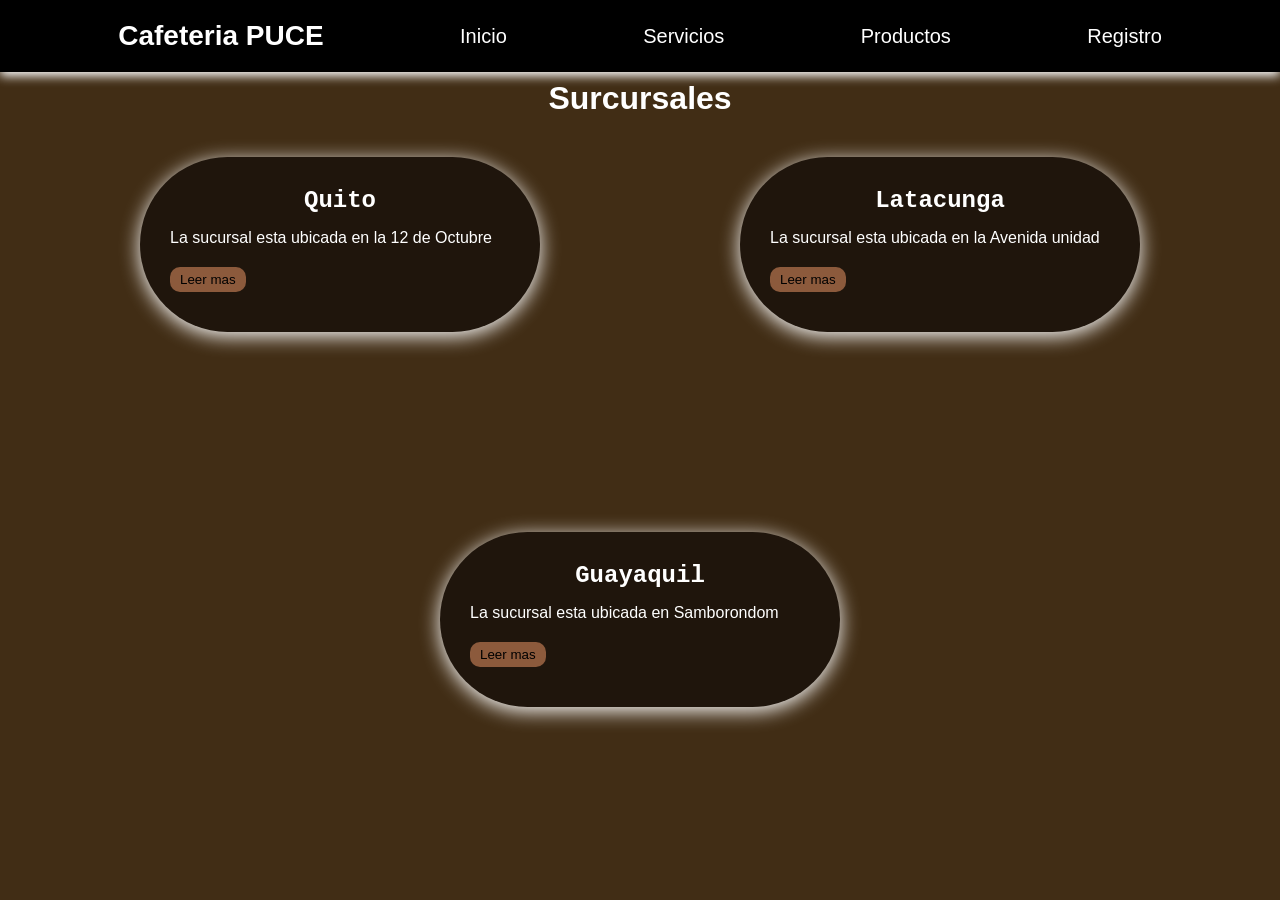
<file: index.html>
<!doctype html>
<html lang="en">
  <head>
    <meta charset="UTF-8" />
    <link rel="icon" type="image/svg+xml" href="/favicon.svg" />
    <meta name="viewport" content="width=device-width, initial-scale=1.0" />

    <link rel="stylesheet" href="./src/css/style.css">
    <title>COFFEE PUCE</title>
    <style>
      h2{
        font-family: 'Courier New', Courier, monospace;
      }
      
    </style>
  </head>
  <body style="background-color: #412D15;">
    <nav class="nav-bar">
        <div class="logo">Cafeteria PUCE</div>
        <a href="">Inicio</a>
        <a href="./src/pages/servicios.html">Servicios</a>
        <a href="./src/pages/productos.html">Productos</a>
        <a href="">Registro</a>
    </nav>
    <h1 id="titulo-principal">Surcursales</h1>
    <div class="contenedor-principal">
      <div class="Targeta">
        <h2 class="Quito">Quito</h2>
        <p>La sucursal esta ubicada en la 12 de Octubre</p>
        <button class="boton-targeta">Leer mas</button>
      </div>

      <div class="Targeta">
        <h2>Latacunga</h2>
        <p>La sucursal esta ubicada en la Avenida unidad</p>
        <button class="boton-targeta">Leer mas</button>
      </div>

      <div class="Targeta">
        <h2>Guayaquil</h2>
        <p>La sucursal esta ubicada en Samborondom</p>
        <button class="boton-targeta">Leer mas</button>
      </div>
  
  </body>
</html>
</file>
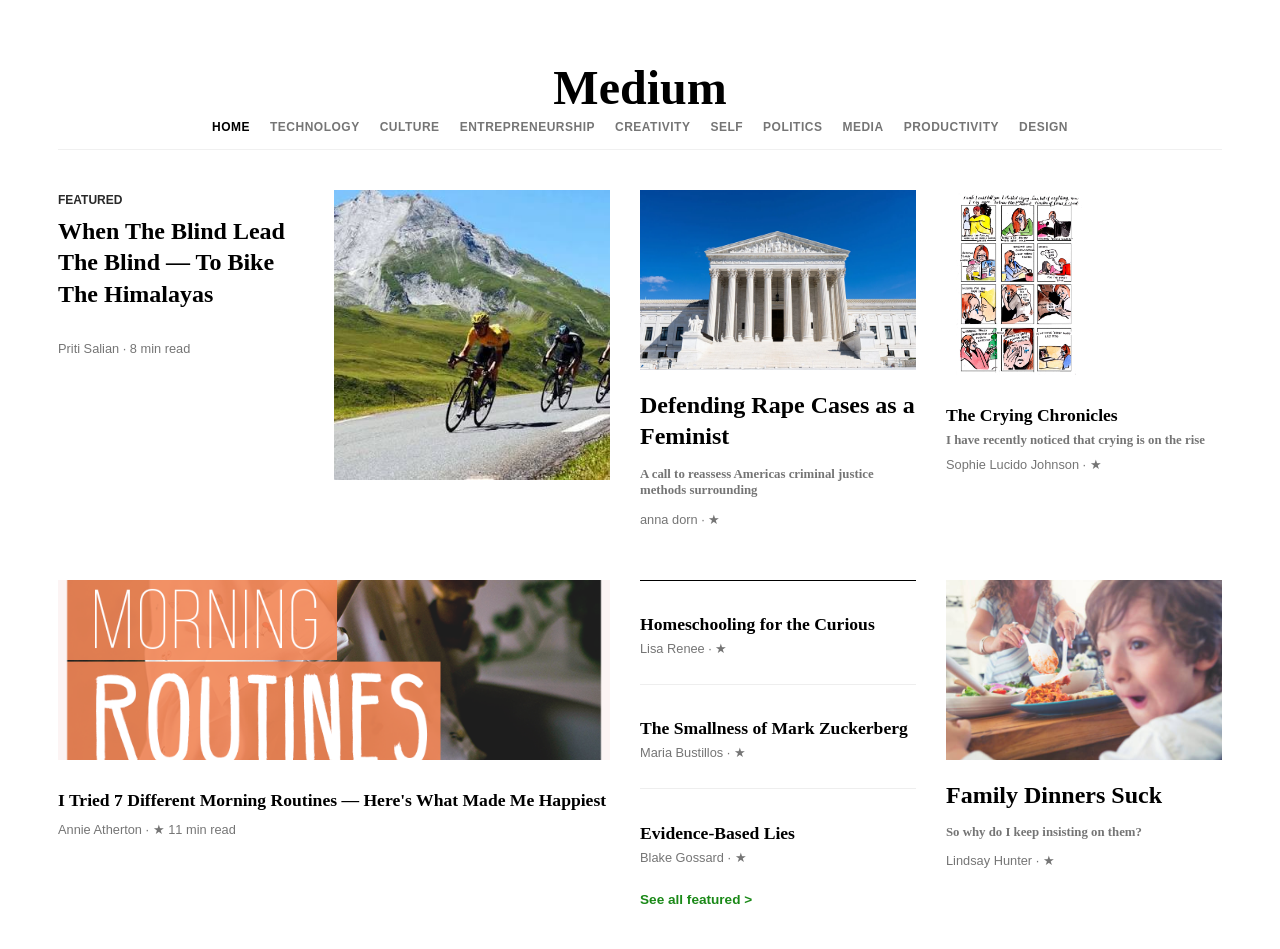
<file: src/pages/productos.html>
<!DOCTYPE html>
<html lang="es">
<head>
    <meta charset="UTF-8">
    <meta name="viewport" content="width=device-width, initial-scale=1.0">
    <link rel="stylesheet" href="../css/productos.css">
    <title>Medium - Productos</title>
</head>
<body>

    <header>
        <h1 class="titulo">Medium</h1>
        
        <nav class="nav-barra">
            <a href="#" style="color: #000000; font-weight: bold;">Home</a>
            <a href="#">TECHNOLOGY</a>
            <a href="#">CULTURE</a>
            <a href="#">ENTREPRENEURSHIP</a>
            <a href="#">CREATIVITY</a>
            <a href="#">SELF</a>
            <a href="#">POLITICS</a>
            <a href="#">MEDIA</a>
            <a href="#">PRODUCTIVITY</a>
            <a href="#">DESIGN</a>
        </nav>
    </header>

    <main class="contenedor-medium">
        
        <article class="caja destacado-principal">
            <div class="texto-destacado">
                <span class="etiqueta">FEATURED</span>
                <h2>When The Blind Lead The Blind — To Bike The Himalayas</h2>
                <br>
                <p class="autor">Priti Salian · 8 min read</p>
            </div>
            <img src="../assets/img/ciclismo.jpg" alt="ciclistas en montaña" class="img-ciclismo">
        </article>

        <article class="caja articulo-medio-1">
            <img src="../assets/img/Templo.webp" alt="Foto de un templo" class="img-horizontal">
            <h2>Defending Rape Cases as a Feminist</h2>
            <h2 class = "autor">A call to reassess Americas criminal justice methods surrounding</h2>
            <p class="autor">anna dorn · ★</p>
        </article>

        <article class="caja lista-mini">
            <div class="mini-item-vertical">
                <img src="../assets/img/comic.jpg" alt="foto de comic" class="img-comic">
                <div class="texto-mini">
                    <h3>The Crying Chronicles</h3>
                    <h2 class="autor">I have recently noticed that crying is on the rise</h2>
                    <p class="autor">Sophie Lucido Johnson · ★</p>
                </div>
            </div>
        </article>

        <article class="caja bloque-morning">
            <img src="../assets/img/foto rutinas.png" alt="Foto de rutinas" class="img-horizontal">
            <h3>I Tried 7 Different Morning Routines — Here's What Made Me Happiest</h3>
            <p class="autor">Annie Atherton · ★ 11 min read</p>
        </article>

        <article class="caja enlaces-centro">
            <div class="enlace-item">
                <h3>Homeschooling for the Curious</h3>
                <p class="autor">Lisa Renee · ★</p>
            </div>
            <hr>
            <div class="enlace-item">
                <h3>The Smallness of Mark Zuckerberg</h3>
                <p class="autor">Maria Bustillos · ★</p>
            </div>
            <hr>
            <div class="enlace-item">
                <h3>Evidence-Based Lies</h3>
                <p class="autor">Blake Gossard · ★</p>
            </div>
            <p class="ver-mas">See all featured ></p>
        </article>

        <article class="caja articulo-medio-2">
            <img src="../assets/img/cena familiar.jpg" alt="Family Dinners" class="img-horizontal">
            <h2>Family Dinners Suck</h2>
            <h2 class="autor">So why do I keep insisting on them?</h2>
            <p class="autor">Lindsay Hunter · ★</p>
        </article>

    </main>

</body>
</html>
</file>
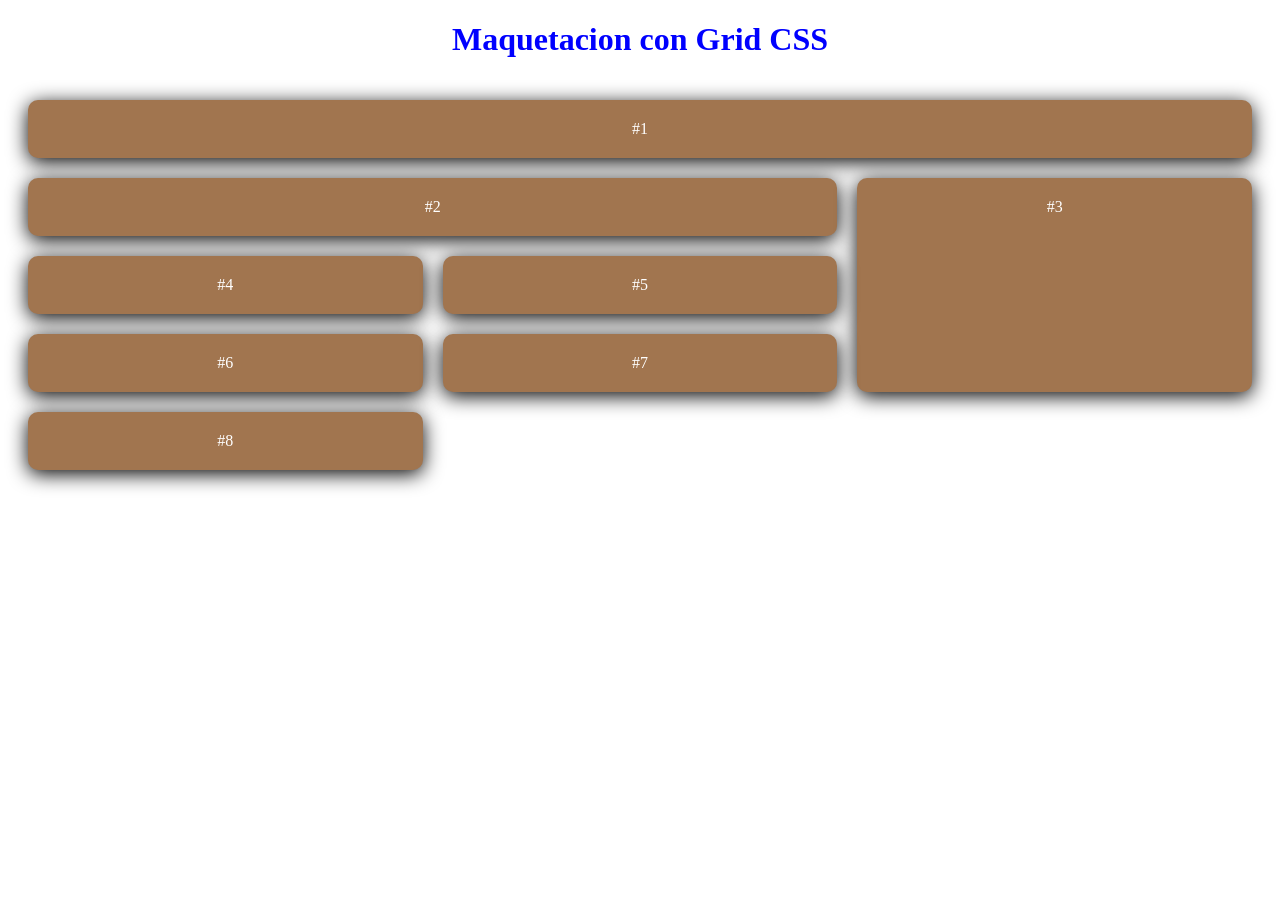
<file: src/pages/servicios.html>
<!DOCTYPE html>
<html lang="es">
<head>
    <meta charset="UTF-8">
    <meta name="viewport" content="width=device-width, initial-scale=1.0">
    <link rel="stylesheet" href="../css/servicios.css">
    <title>Servicios</title>
</head>
<body>
    <h1 class="titulo-unico">Maquetacion con Grid CSS</h1>
    <div class="contenedor-servicios">
            <div class="caja caja1">#1</div>
            <div class="caja caja2">#2</div>
            <div class="caja caja3">#3</div>  
            <div class="caja caja4">#4</div>
            <div class="caja caja5">#5</div>
            <div class="caja caja6">#6</div>
            <div class="caja caja7">#7</div>
            <div class="caja caja8">#8</div>
    </div>
</body>
</html>
</file>
<file: src/css/style.css>
/*SELECTOR UNIVERSAL*/
*{
  margin: 0;
  padding: 0;
  box-sizing: border-box;
}

/*SELECTOR DE TIPO*/
body{
  font-family: Arial, Helvetica, sans-serif;
  color: rgb(255, 255, 255);
  padding-top: 80px;
  text-align: justify;
}

/*SELECTOR DE CLASE*/
.nav-bar{
  position: fixed;
  top: 0;
  width: 100%;
  background-color: #000000;
  display: flex;
  justify-content: space-around;
  align-items: center;
  padding: 20px 50px;
  box-shadow: 0 4px 10px rgb(255, 255, 255);
  z-index: 1000;
}

/*SELECTOR POR ID*/
#titulo-principal{
  margin-bottom: 40px;
  color: #ffffff;
  text-align: center;
  }

  .logo{
    color: #ffffff;
    font-size: 1.75rem;
    font-weight: bold;
  }

  .nav-bar > a{
    color: #ffffff;
    text-decoration: none;
    font-size: 1.25rem;
    transition: color 0.3s ease;
  }

  .nav-bar > a:hover{
    color: #720000;
  }

  .contenedor-principal{
    display: flex;
    justify-content: center;
    gap: 200px;
    flex-wrap: wrap;
    padding: 0 20px;
  }

  .Targeta{
    background-color: #1F150C;
    padding: 30px;
    width: 400px;
    border-radius: 100px;
    height: 175px;
    box-shadow: 0 4px 20px #ffffff;
  }

  .Targeta:hover{
    transform: traslateY(-10px);
    box-shadow:0 4px 20px #1F150C
  }

  .Targeta h2{
    margin-bottom: 15px;
    color: #ffffff;
    text-align: center;
  }

  .Targeta p{
    font-size: 1rem;
    margin-bottom: 20px;
    color: #ffffff;
  }

  .boton-targeta{
    padding: 5px 10px;
    border: none;
    background-color: #8C5A3C;
    border-radius: 10px;
    cursor: pointer;
  }

  .boton-targeta:hover{
    background-color: aliceblue;
  }
</file>
<file: src/css/productos.css>
body {
    background-color: #ffffff;
    color: #000000;
    padding: 20px 50px;
    font-family: Arial, sans-serif;
}

.titulo {
    font-family: 'Georgia', serif;
    font-size: 3rem;
    text-align: center;
    margin-bottom: 5px;
    font-weight: 700;
}

.nav-barra {
    display: flex;
    justify-content: center;
    gap: 20px;
    border-bottom: 1px solid #f0f0f0;
    padding-bottom: 15px;
    margin-bottom: 40px;
    flex-wrap: wrap;
}

.nav-barra a {
    text-decoration: none;
    color: #757575;
    font-size: 0.75rem;
    font-weight: bold;
    text-transform: uppercase;
    letter-spacing: 0.5px;
}

.contenedor-medium {
    display: grid;
    grid-template-columns: 2fr 1fr 1fr; 
    gap: 40px 30px; 
    max-width: 1200px;
    margin: 0 auto;
    align-items: start;
}

.caja {
    background-color: transparent;
    border-radius: 0;
    box-shadow: none;
    transition: none;
    display: flex;
    flex-direction: column;
}

.destacado-principal {
    grid-column: 1 / 2;
    display: flex;
    flex-direction: row; 
    gap: 20px;
    align-items: flex-start;
}

.texto-destacado {
    flex: 1; 
}

.img-ciclismo {
    width: 50%; 
    height: 290px; 
    object-fit: cover;
}

.bloque-morning {
    grid-column: 1 / 2;
}

.mini-item-vertical {
    display: flex;
    flex-direction: column;
    gap: 12px;
}

.img-comic {
    width: 50%;
    height: auto;
    object-fit: cover;
}

.enlaces-centro {
    border-top: 1px solid #000000;
    padding-top: 15px;
}

.img-horizontal {
    width: 100%;
    height: 180px;
    object-fit: cover;
    margin-bottom: 12px;
}

.etiqueta {
    font-size: 0.75rem;
    font-weight: bold;
    color: #292929;
}

h2 {
    font-family: 'Georgia', serif;
    font-size: 1.5rem;
    line-height: 1.3;
    margin: 8px 0;
    font-weight: 700;
}

h3 {
    font-family: 'Georgia', serif;
    font-size: 1.1rem;
    line-height: 1.3;
    margin-bottom: 5px;
}

.autor {
    font-size: 0.8rem;
    color: #757575;
    margin-top: 5px;
}

hr {
    border: 0;
    border-top: 1px solid #eeeeee;
    margin: 15px 0;
}

.ver-mas {
    color: #1a8917;
    font-size: 0.85rem;
    margin-top: 15px;
    text-decoration: none;
    font-weight: 600;
}
</file>
<file: src/css/servicios.css>
.titulo-unico{
    color: blue;
    text-align: center;
}

.contenedor-servicios{
    display: grid;
    grid-template-columns: repeat(3, 1fr);
    gap: 20px;
    height: 200px;
    padding: 20px;
    text-align: center;
    
}

.caja{
    color: #ffffff;
    background-color: #a1754f;
    padding: 20px;
    border-radius: 10px;
    box-shadow: 0 4px 20px #000000;
    transition: transform 0.3s ease, box-shadow 0.3s ease;
}


.caja1{
    grid-area: 1/1/2/4;
}

.caja2{
    grid-area: 2/1/4/3;
}

.caja3{
    grid-area: 2/3/6/4;
}
</file>
